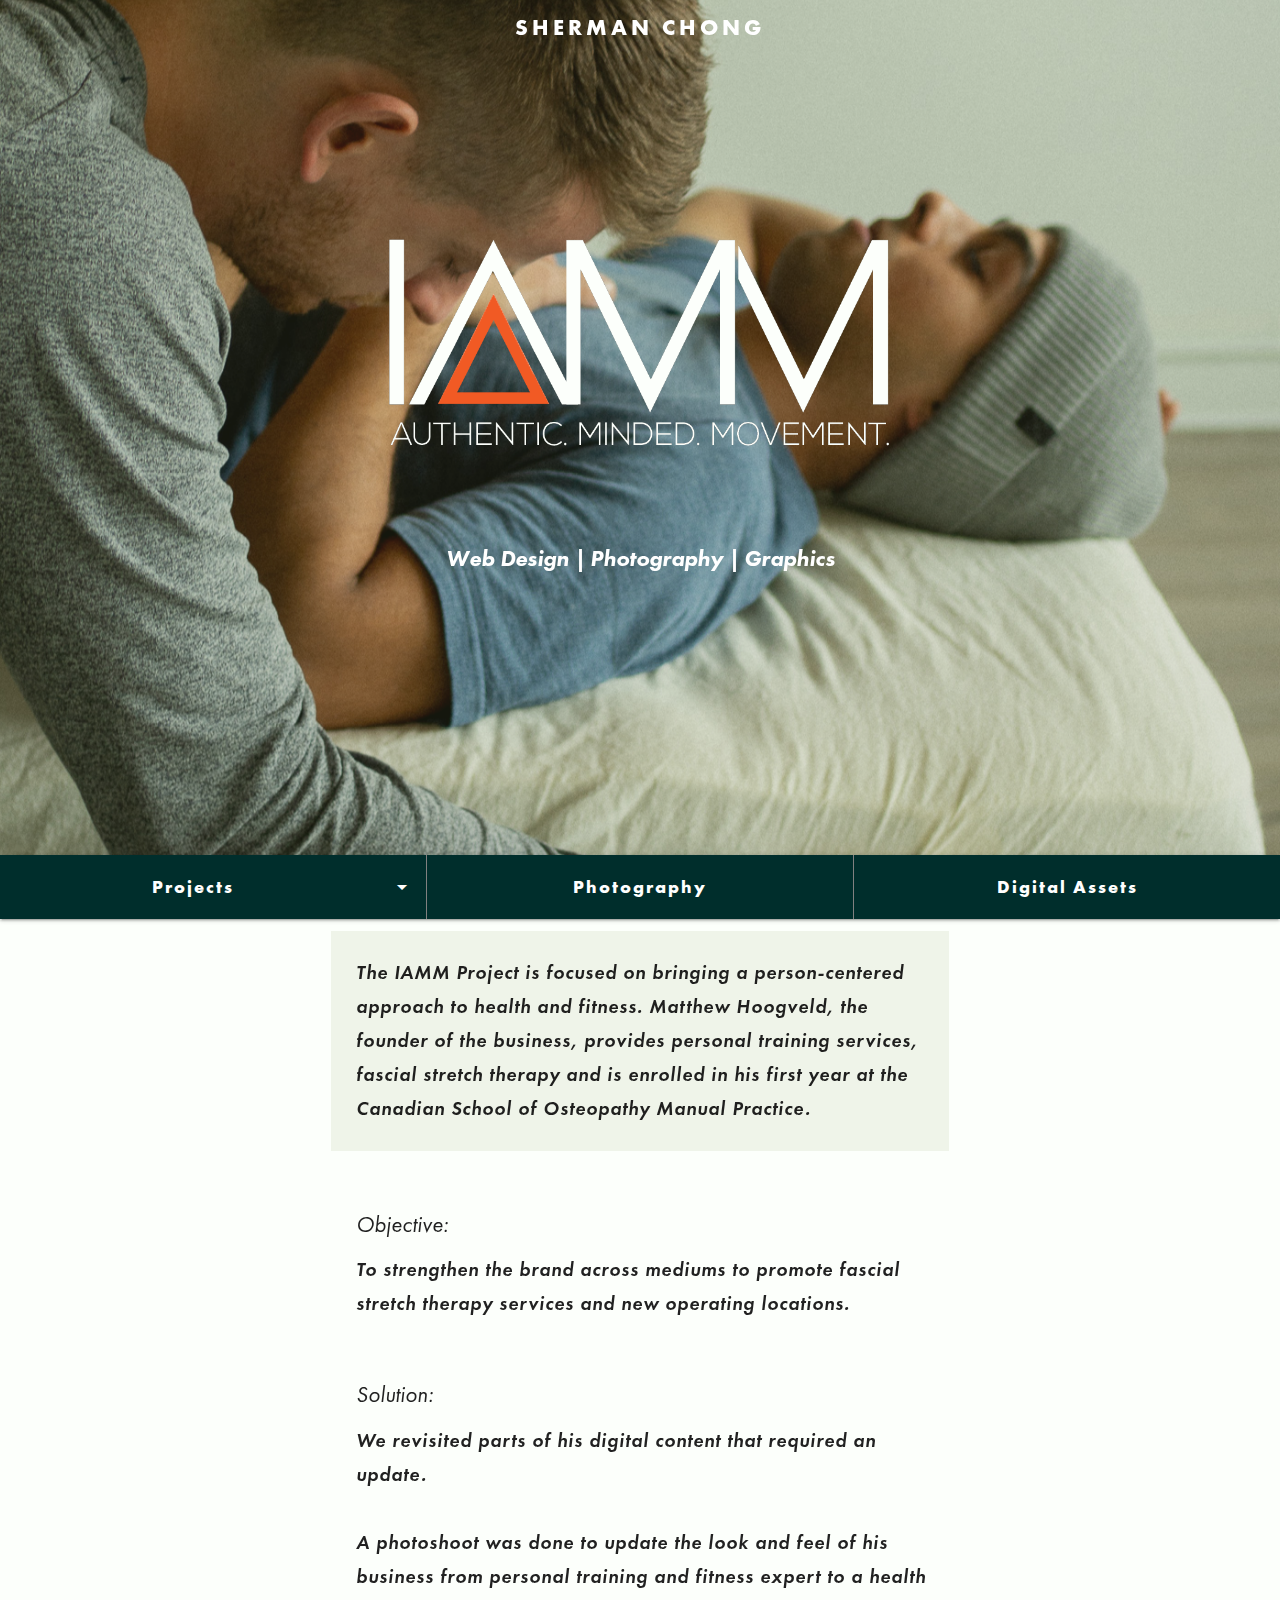
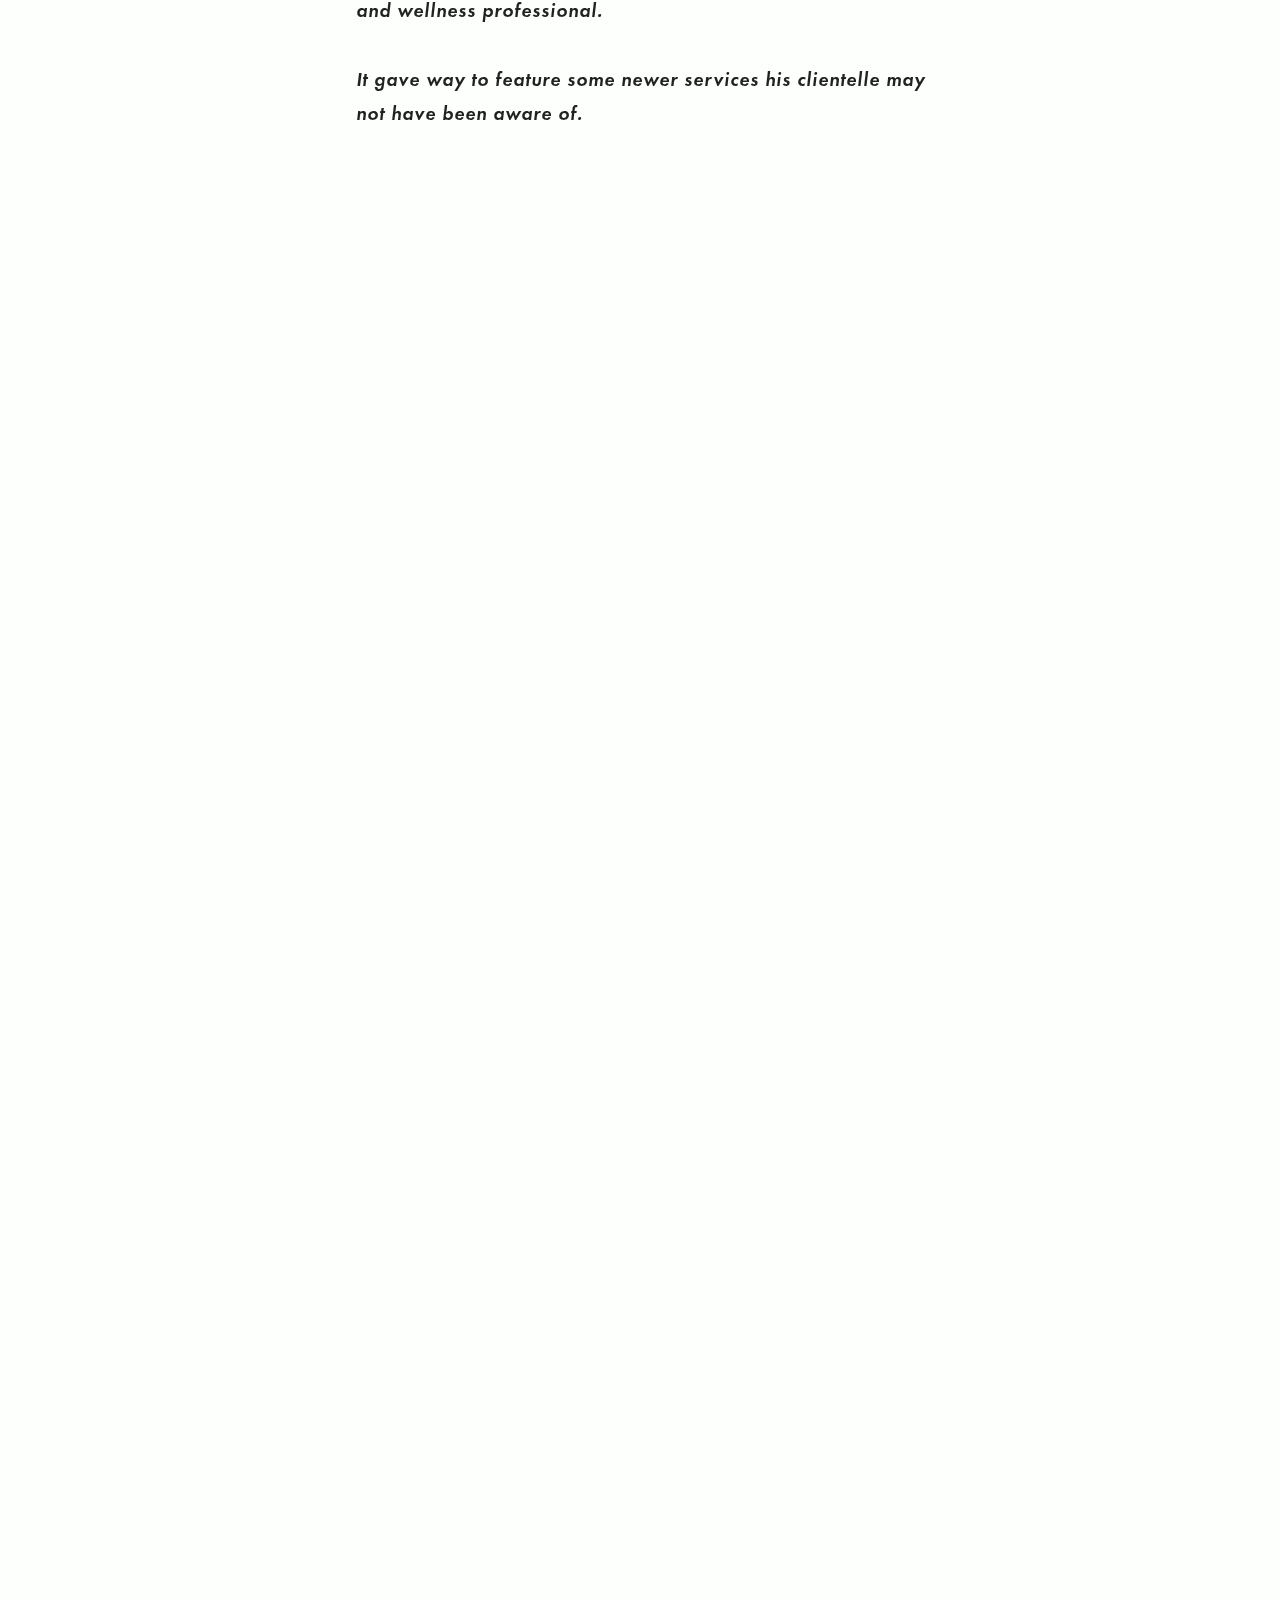
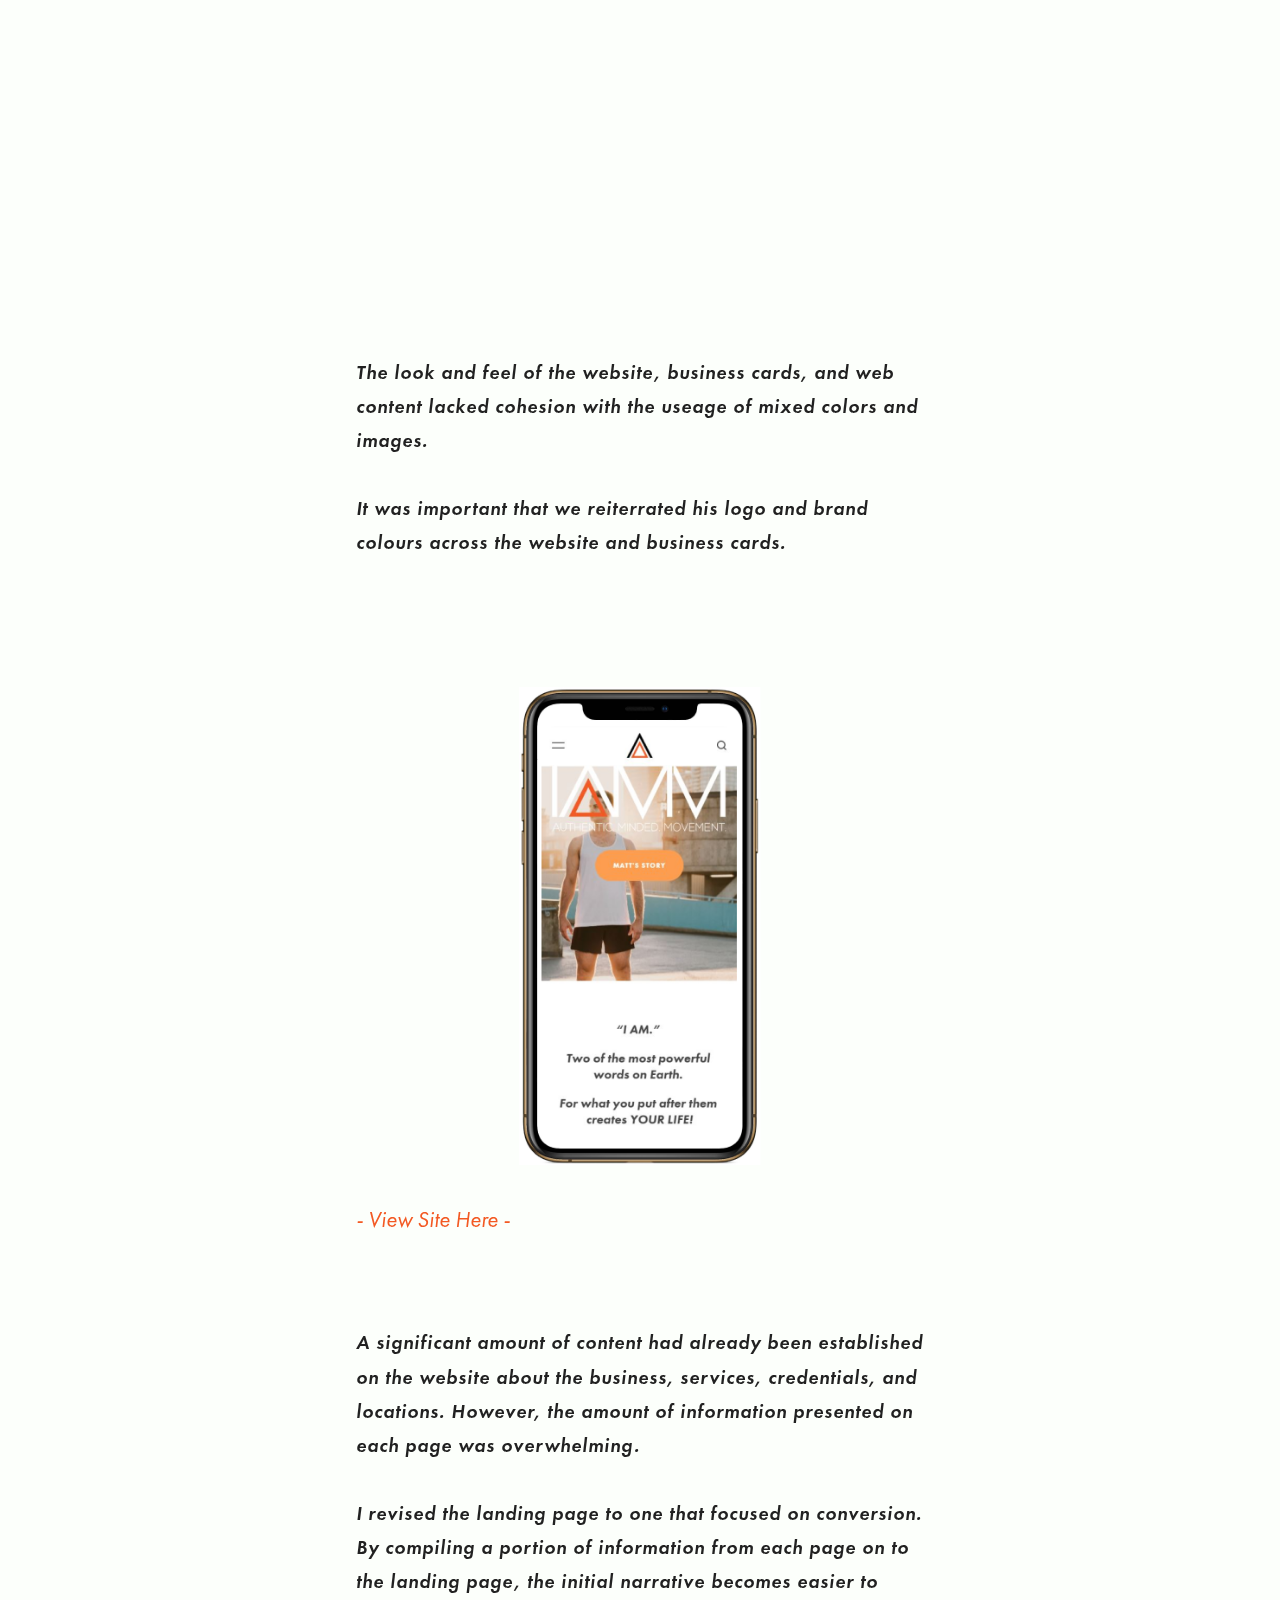
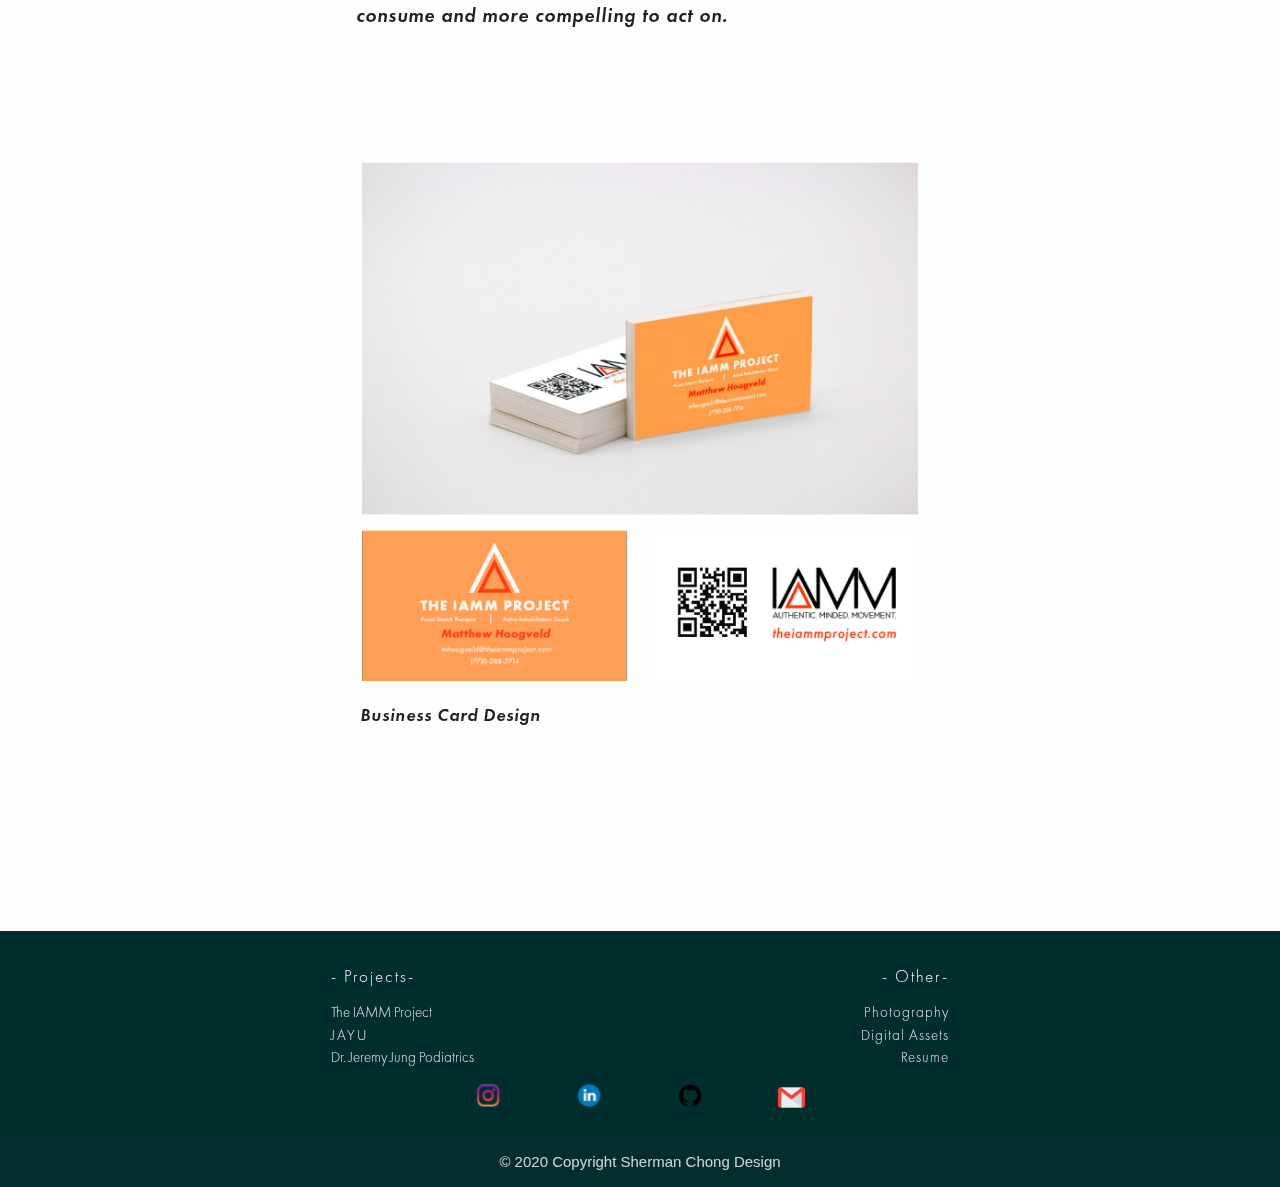
<file: iamm.html>
<!DOCTYPE html>
<html style="overflow-x: hidden;">

<head>
    <title>Sherman Chong Design</title>
    <!--Import Google Icon Font-->
    <link href="https://fonts.googleapis.com/icon?family=Material+Icons" rel="stylesheet">
    <!--Import materialize.css-->
    <link type="text/css" rel="stylesheet" href="css/materialize.min.css" media="screen,projection" />
    <link type="text/css" rel="stylesheet" href="css/fonts.css" media="screen,projection" />
    <link type="text/css" rel="stylesheet" href="css/custom.css" media="screen,projection" />
    <link href="https://fonts.googleapis.com/icon?family=Material+Icons" rel="stylesheet">
    <link href="https://unpkg.com/aos@2.3.1/dist/aos.css" rel="stylesheet">
    <link rel="icon" href="favicon.ico" type="image/gif" sizes="16x16">

    <!--Let browser know website is optimized for mobile-->
    <meta name="viewport" content="width=device-width, initial-scale=1.0" />
</head>

<body style="background-color: #FCFFFB; ">


    <main style="margin-bottom: 10vh; ">

        <div class="row valign-wrapper"
            style=" margin-top: 25px; margin-bottom:10px; padding:0px; position:absolute; top: 0px; width: 100vw; z-index: 2;">

        </div>


        <div class="row" style="margin-bottom: 0vh; padding: 0vh;">

            <div class="col s12 " style="padding:0px;">
                <div class="parallax-container ">

                    <div class="col s12 center-align " style="background-color: rgba(0,0,0,0%);   padding:0px;">
                        <a href="index.html" style="color: white;">
                            <h5 style="font-family: FuturaBold; font-size: 1.5em; letter-spacing: 4px;">SHERMAN CHONG
                            </h5>
                        </a>
                    </div>

                    <!--sideNav(Mobile)-->
                    <div class="col s3 center-align hide-on-large-only" style="padding: 15px;">
                        <ul id="slide-out" class="sidenav left-align">
                            <li>
                                <div class="user-view">

                                    <div class="background"
                                        style="background-image: url('images/gridBG.png'); background-size: cover;">

                                    </div>
                                    <a href="https://www.shermancdesign.com"><img src="icons/sherms.png"
                                            alt="Sherman Chong" style=" width: 50vw;" /></a>
                                    <a href="#name"><span class="black-text name"
                                            style="font-family: FuturaBold; letter-spacing: 1px;">SHERMAN
                                            CHONG</span></a>
                                    <a href="mailTo:sherman.cm.chong@gmail.com"><span class="black-text email"
                                            style="font-family:FuturaLight">sherman.cm.chong@gmail.com</span></a>

                                    <div class="row">
                                        <div class="col s3 center-align">
                                            <a href="https://www.instagram.com/sherms___/" target="_blank">
                                                <img src="icons/instagram.png" alt="Instagram" width="50%" />
                                            </a>
                                        </div>
                                        <div class="col s3 center-align">
                                            <a href="https://www.linkedin.com/in/shermanchongdesigns/" target="_blank">
                                                <img src="icons/linkedin.png" alt="LinkedIn" width="50%" />
                                            </a>
                                        </div>
                                        <div class="col s3 center-align">
                                            <a href="https://github.com/shermanchong" target="_blank">
                                                <img src="icons/github.png" alt="GitHub" width="50%" />
                                            </a>
                                        </div>
                                        <div class="col s3 center-align">
                                            <a href="mailTo:sherman.cm.chong@gmail.com" target="_blank">

                                                <img src="icons/gmail.png" alt="Gmail" width="50%" />
                                            </a>
                                        </div>
                                    </div>
                                </div>

                            </li>
                            <h6 class="black-text"
                                style="font-family: FuturaLight; letter-spacing: 2px; margin-left: 10px;">-
                                Projects - </h6>
                            <li><a href="iamm.html" class="navList"
                                    style="font-family: FuturaLight; letter-spacing: 2px;">The IAMM
                                    Project</a>
                            </li>
                            <li><a href="jayu.html" class="navList"
                                    style="font-family: FuturaLight; letter-spacing: 2px;">JAYU</a></li>
                            <li><a href="jung.html" class="navList"
                                    style="font-family: FuturaLight; letter-spacing: 2px;">Dr. Jeremy
                                    Jung
                                    Podiatrics</a></li>
                            <li>
                                <div class="divider"></div>
                            </li>
                            <h6 class="black-text"
                                style="font-family: FuturaLight; letter-spacing: 2px; margin-left: 10px;">-
                                Others - </h6>
                            <li><a href="photo.html" class="navList"
                                    style="font-family: FuturaLight; letter-spacing: 2px;">Photography</a>
                            </li>
                            <li><a href="digital.html" class="navList"
                                    style="font-family: FuturaLight; letter-spacing: 2px;">Digital Assets</a>
                            </li>
                            <li><a href="Sherman'sResume2020.pdf" download
                                    style="font-family: FuturaLight; letter-spacing: 2px;">Resume</a></li>
                        </ul>
                        <a href="#" data-target="slide-out" class="sidenav-trigger"><i class="material-icons"
                                style="color:white">menu</i></a>
                    </div>




                    <div class="row" style="margin: auto; width:100%; height: 100%; padding-top: 20vh;">

                        <div data-aos="fade-up" data-aos-duration="1500"
                            class="col s12 center-align hide-on-large-only">
                            <img src="icons/IAMMLogo.png" alt="The IAMM Project"
                                style="width: 70%; margin-bottom: 20px;">
                        </div>
                        <div data-aos="fade-up" data-aos-duration="1500"
                            class="col s12 center-align hide-on-med-and-down">
                            <img src="icons/IAMMLogo.png" alt="The IAMM Project"
                                style="width: 40%; margin-bottom: 20px;">
                        </div>

                        <div data-aos="fade-up" data-aos-duration="2500" class="col s12 center-align">
                            <h7 style="color: white; font-family: FuturaHeavyOblique; font-size: 150%;">Web Design |
                                Photography |
                                Graphics</h7>
                        </div>
                    </div>



                    <div class="parallax">

                        <div class="row valign-wrapper"
                            style="height:100%; padding-left: 5vw; background-color: rgb(100,112,66,20%);">
                            <div class="col s12 "
                                style="z-index: 1; font-family: FuturaHeavyOblique; color: #FCFFFB; margin-bottom: 10%; ">



                            </div>
                        </div>

                        <img src="images/IAMM.jpg" alt="Web Design" width="110%" style="z-index: -3;" />
                    </div>
                </div>

            </div>
        </div>

        <!--Nav Desktop-->

        <nav class="hide-on-med-and-down " id="navbar">
            <div class="navi  row nav-wrapper ">

                <!-- Dropdown Trigger -->
                <a class="dropdown-trigger col s4 center-align" href="#!" data-target="dropdown1"
                    style="font-family: FuturaBold; font-size: 120%; letter-spacing: 2px; color:white; border-right: 0.1px solid grey;">Projects<i
                        class="material-icons right">arrow_drop_down</i></a>
                <a class=" col s4 center-align" href="photo.html"
                    style="font-family: FuturaBold; font-size: 120%; letter-spacing: 2px; color:White;">Photography</a>
                <a class=" col s4 center-align" href="digital.html"
                    style="font-family: FuturaBold; font-size: 120%; letter-spacing: 2px; color:white; border-left: 0.1px solid grey;">Digital
                    Assets</a>


            </div>
        </nav>

        <ul id="dropdown1" class="dropdown-content">
            <li><a class="navLi" href="iamm.html"
                    style="font-family: FuturaBold; font-size: 120%; letter-spacing: 2px; color:black;">The IAMM
                    Project</a></li>
            <li class="divider"></li>
            <li><a class="navLi" href="jayu.html"
                    style="font-family: FuturaBold; font-size: 120%; letter-spacing: 2px; color:black;">JAYU</a></li>
            <li class="divider"></li>
            <li><a class="navLi" href="jung.html"
                    style="font-family: FuturaBold; font-size: 120%; letter-spacing: 2px; color:black;">Dr. Jeremy Jung
                    Podiatrics</a></li>
        </ul>

        <!--Intro-->
        <div class="row">
            <div class="col s12  offset-m2 m8 offset-l3 l6" style="margin-bottom: 50px;">
                <h6
                    style="font-family: FuturaDemiOblique; font-size: 130%; letter-spacing: 1px; line-height: 175%; padding: 25px; background-color:rgb(167,178,134, 15%);">
                    The IAMM Project is focused on bringing a person-centered approach to health and fitness.

                    Matthew Hoogveld, the founder of the business, provides personal training services, fascial stretch
                    therapy and is enrolled in his first year at the Canadian School of Osteopathy Manual Practice.</h6>
            </div>

            <div class="col s12 offset-m2 m8 offset-l3 l6">
                <h7 style="font-family: FuturaBookOblique; padding: 25px; font-size: 150%; ">Objective:</h7>
            </div>
            <div class="col s12 offset-m2 m8 offset-l3 l6" style="margin-bottom: 50px;">
                <h6
                    style="font-family: FuturaDemiOblique; font-size: 130%; letter-spacing: 1px; line-height: 175%; padding-left: 25px; padding-right: 10px;">
                    To strengthen the brand across mediums to promote fascial stretch therapy services and new operating
                    locations. </h6>
            </div>
            <div class="col s12 offset-m2 m8 offset-l3 l6">
                <h7 style="font-family: FuturaBookOblique; padding: 25px; font-size: 150%;">Solution:</h7>
            </div>
            <div class="col s12 offset-m2 m8 offset-l3 l6" style="margin-bottom: 50px;">
                <h6
                    style="font-family: FuturaDemiOblique; font-size: 130%; letter-spacing: 1px; line-height: 175%; padding-left: 25px; padding-right: 10px;">
                    We revisited parts of his digital content that required an update.
                    <br />
                    <br />
                    A photoshoot was done to update the look and feel of his business from personal training and fitness
                    expert to a health and wellness professional.
                    <br />
                    <br />
                    It gave way to feature some newer services his clientelle may not have been aware of.

                </h6>
            </div>
        </div>


        <div data-aos="fade-up" data-aos-duration="1500" class="row" style="margin-bottom: 50px;">
            <div class="col s12" style="padding: 0px; ">
                <img src="images/iammCollage.png" alt="Fascial Stretch Therapy" style="padding: 0px;  width:100%">

            </div>

        </div>

        <div class="row">

            <div class="col s12 offset-m2 m8 offset-l3 l6" style="margin-bottom: 100px; ">
                <h6
                    style="font-family: FuturaDemiOblique; font-size: 130%; letter-spacing: 1px; line-height: 175%; padding-left: 25px; padding-right: 10px; ">

                    The look and feel of the website, business cards, and web content lacked cohesion with the useage of
                    mixed colors and images.
                    <br />
                    <br />
                    It was important that we reiterrated his logo and brand colours across the website and business
                    cards.

                </h6>
            </div>
        </div>


        <div class="row" style="margin-bottom: 0px;">
            <div class="col s12 offset-m2 m8 offset-l4 l4 center-align">
                <img src="images/iammsite1.png" alt="Website Mockup" style=" width:60%;">

            </div>

        </div>

        <div class="row" style="margin-bottom: 50px;">
            <div class="col s12 offset-m2 m8 offset-l3 l6">
                <a id="iammLink" style="color: #F35923;" target="_blank" href="https://www.theiammproject.com/">
                    <h6 style="font-family: FuturaBookOblique; padding: 25px; font-size: 150%;">- View Site Here -</h6>
                </a>
            </div>
        </div>

        <div class="row">

            <div class="col s12 offset-m2 m8 offset-l3 l6" style="margin-bottom: 100px;">
                <h6
                    style="font-family: FuturaDemiOblique; font-size: 130%; letter-spacing: 1px; line-height: 175%; padding-left: 25px; padding-right: 10px;">

                    A significant amount of content had already been established on the website about the business,
                    services, credentials, and locations. However, the amount of information presented on each page was
                    overwhelming.
                    <br />
                    <br />
                    I revised the landing page to one that focused on conversion.
                    By compiling a portion of information from each page on to the landing page, the initial narrative
                    becomes easier to consume and more compelling to act on.
                </h6>
            </div>
        </div>


        <div class="row" style="margin-bottom: 100px;">
            <div class="col s12 offset-m2 m8 offset-l3 l6 center-align">
                <img src="images/iammCards.png" alt="Business Card Mockups" style=" width: 90%;">
            </div>

            <div class="col s12 offset-m2 m8 offset-l3 l6" style="margin-bottom: 75px; padding-left:40px;">
                <h6
                    style="font-family: FuturaDemiOblique; font-size: 120%; letter-spacing: 1px; line-height: 175%;  margin-bottom: 25px;">
                    Business Card Design</h6>
            </div>

        </div>

    </main>



    <!--Footer-->
    <footer class="page-footer foot">
        <div style="padding-top: 25px;">
            <div class="row">

                <div class="col offset-s1 s5 offset-l3 l3 left-align">
                    <h6 class="white-text" style="font-family: FuturaLight; letter-spacing: 2px;">- Projects-
                    </h6>

                    <ul>
                        <li><a class="grey-text text-lighten-3" href="iamm.html" style="font-family: FuturaLight; ">The
                                IAMM
                                Project</a></li>
                        <li><a class="grey-text text-lighten-3" href="jayu.html"
                                style="font-family: FuturaLight; letter-spacing: 2px;">JAYU</a></li>
                        <li><a class="grey-text text-lighten-3" href="jung.html" style="font-family: FuturaLight; ">Dr.
                                Jeremy
                                Jung Podiatrics</a>
                        </li>

                    </ul>
                </div>
                <div class="col s5 l3 right-align">
                    <h6 class="white-text" style="font-family: FuturaLight; letter-spacing: 2px;">- Other- </h6>
                    <ul>
                        <li><a class="grey-text text-lighten-3" href="photo.html"
                                style="font-family: FuturaLight; letter-spacing: 1px;">Photography</a></li>
                        <li><a class="grey-text text-lighten-3" href="digital.html"
                                style="font-family: FuturaLight; letter-spacing: 1px;">Digital Assets</a></li>
                        <li><a class="grey-text text-lighten-3" href="Sherman'sResume2020.pdf" download
                                style="font-family: FuturaLight; letter-spacing: 1px;">Resume</a></li>


                    </ul>

                </div>
                <div class="col s12 offset-m4 m4 center-align">
                    <div class="col s3">
                        <a href="https://www.instagram.com/sherms___/" target="_blank">
                            <img src="icons/instagram.svg" alt="Instagram" />
                        </a>
                    </div>
                    <div class="col s3">
                        <a href="https://www.linkedin.com/in/shermanchongdesigns/" target="_blank">
                            <img src="icons/linkedin.svg" alt="LinkedIn" />
                        </a>
                    </div>
                    <div class="col s3">
                        <a href="https://github.com/shermanchong" target="_blank">
                            <img src="icons/github.svg" alt="GitHub" />
                        </a>
                    </div>
                    <div class="col s3">
                        <a href="mailTo:sherman.cm.chong@gmail.com" target="_blank">

                            <img src="icons/gmail.svg" alt="Gmail" />
                        </a>
                    </div>
                </div>
            </div>
        </div>
        <div class="footer-copyright">
            <div class="container center-align">
                © 2020 Copyright Sherman Chong Design

            </div>
        </div>
    </footer>

    <!--Import Jquery-->
    <script type="text/javascript" src="https://code.jquery.com/jquery-2.1.1.min.js"></script>

    <!--JavaScript at end of body for optimized loading-->
    <script src="https://unpkg.com/aos@2.3.1/dist/aos.js"></script>
    <script>
        AOS.init();
    </script>
    <script type="text/javascript" src="js/materialize.min.js"></script>
    <script type="text/javascript" src="js/custom.js"></script>
</body>

</html>
</file>
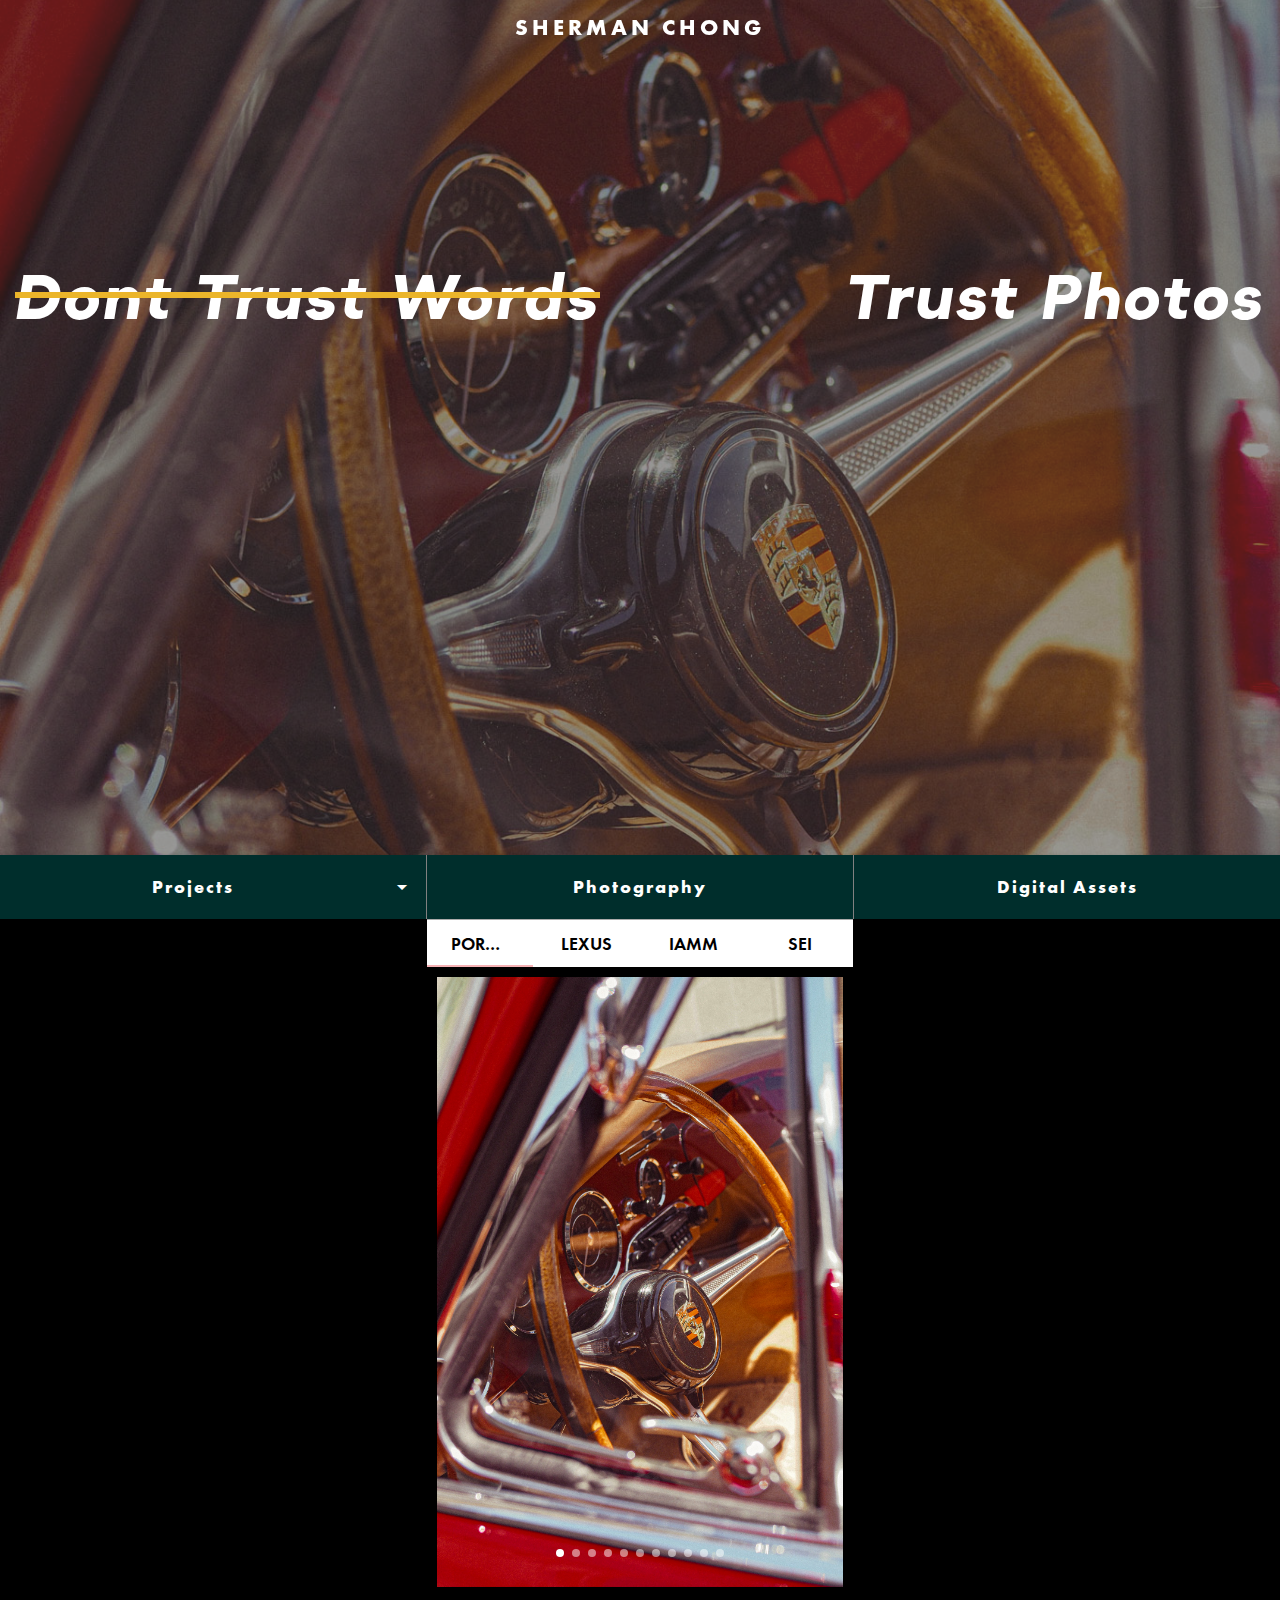
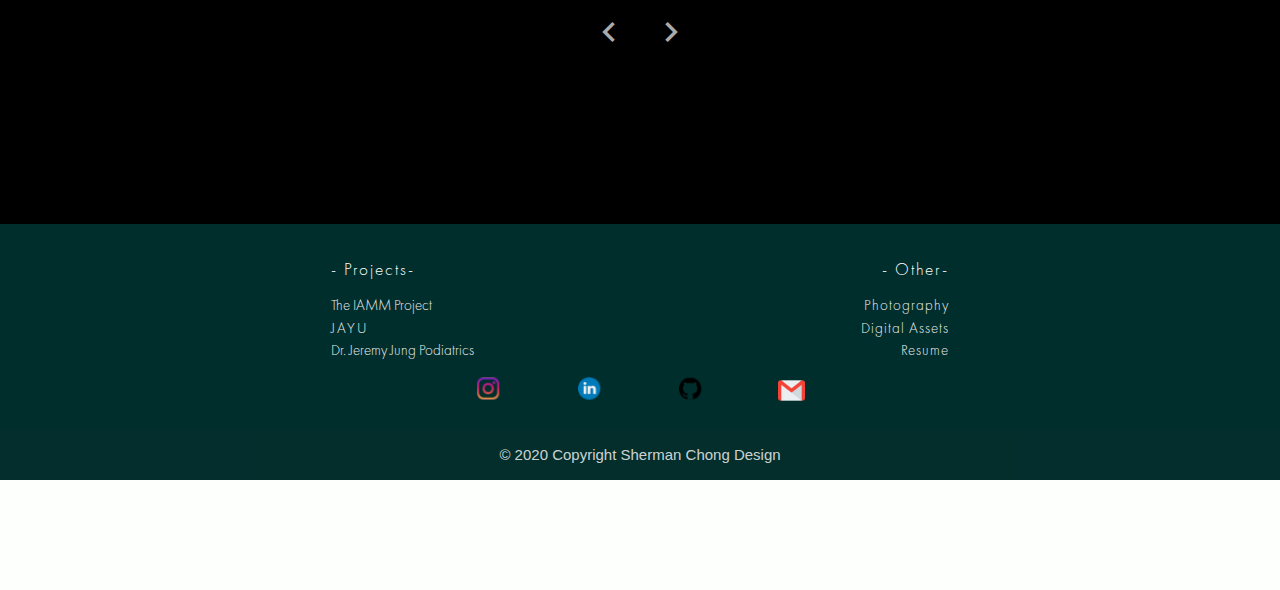
<file: photo.html>
<!DOCTYPE html>
<html style="overflow-x: hidden; width: 100vw;">

<head>
        <title>Sherman Chong Design</title>
        <!--Import Google Icon Font-->
        <link href="https://fonts.googleapis.com/icon?family=Material+Icons" rel="stylesheet">
        <!--Import materialize.css-->
        <link type="text/css" rel="stylesheet" href="css/materialize.min.css" media="screen,projection" />
        <link type="text/css" rel="stylesheet" href="css/fonts.css" media="screen,projection" />
        <link type="text/css" rel="stylesheet" href="css/custom.css" media="screen,projection" />
        <link href="https://fonts.googleapis.com/icon?family=Material+Icons" rel="stylesheet">
        <link href="https://unpkg.com/aos@2.3.1/dist/aos.css" rel="stylesheet">
        <link rel="icon" href="favicon.ico" type="image/gif" sizes="16x16">

        <!--Let browser know website is optimized for mobile-->
        <meta name="viewport" content="width=device-width, initial-scale=1.0" />


</head>

<body style="background-color: #FCFFFB; ">


        <!--Hero-->
        <main>



                <div class="row valign-wrapper" style="margin-bottom: 0px;">

                        <div class="col s12" style="padding: 0; ">
                                <div class="parallax-container"
                                        style=" background-size: cover; background-color: rgb(50,50,50,50%);">

                                        <div class="col s12 center-align "
                                                style="background-color: rgba(0,0,0,0%);   padding:0px;">
                                                <a href="index.html" style="color: white;">
                                                        <h5
                                                                style="font-family: FuturaBold; font-size: 1.5em; letter-spacing: 4px;">
                                                                SHERMAN CHONG
                                                        </h5>
                                                </a>
                                        </div>

                                        <!--sideNav(Mobile)-->
                                        <div class="col s3 center-align hide-on-large-only" style="padding: 15px;">
                                                <ul id="slide-out" class="sidenav ">
                                                        <li>
                                                                <div class="user-view">

                                                                        <div class="background"
                                                                                style="background-image: url('images/gridBG.png'); background-size: cover;">

                                                                        </div>
                                                                        <a href="https://www.shermancdesign.com"><img
                                                                                        src="icons/sherms.png"
                                                                                        alt="Sherman Chong"
                                                                                        style=" width: 50vw;" /></a>
                                                                        <a href="#name"><span class="black-text name"
                                                                                        style="font-family: FuturaBold; letter-spacing: 1px;">SHERMAN
                                                                                        CHONG</span></a>
                                                                        <a href="mailTo:sherman.cm.chong@gmail.com"><span
                                                                                        class="black-text email"
                                                                                        style="font-family:FuturaLight">sherman.cm.chong@gmail.com</span></a>

                                                                        <div class="row">
                                                                                <div class="col s3 center-align">
                                                                                        <a href="https://www.instagram.com/sherms___/"
                                                                                                target="_blank">
                                                                                                <img src="icons/instagram.png"
                                                                                                        alt="Instagram"
                                                                                                        width="50%" />
                                                                                        </a>
                                                                                </div>
                                                                                <div class="col s3 center-align">
                                                                                        <a href="https://www.linkedin.com/in/shermanchongdesigns/"
                                                                                                target="_blank">
                                                                                                <img src="icons/linkedin.png"
                                                                                                        alt="LinkedIn"
                                                                                                        width="50%" />
                                                                                        </a>
                                                                                </div>
                                                                                <div class="col s3 center-align">
                                                                                        <a href="https://github.com/shermanchong"
                                                                                                target="_blank">
                                                                                                <img src="icons/github.png"
                                                                                                        alt="GitHub"
                                                                                                        width="50%" />
                                                                                        </a>
                                                                                </div>
                                                                                <div class="col s3 center-align">
                                                                                        <a href="mailTo:sherman.cm.chong@gmail.com"
                                                                                                target="_blank">

                                                                                                <img src="icons/gmail.png"
                                                                                                        alt="Gmail"
                                                                                                        width="50%" />
                                                                                        </a>
                                                                                </div>
                                                                        </div>
                                                                </div>

                                                        </li>
                                                        <h6 class="black-text"
                                                                style="font-family: FuturaLight; letter-spacing: 2px; margin-left: 10px;">
                                                                -
                                                                Projects - </h6>
                                                        <li><a href="iamm.html" class="navList"
                                                                        style="font-family: FuturaLight; letter-spacing: 2px;">The
                                                                        IAMM
                                                                        Project</a>
                                                        </li>
                                                        <li><a href="jayu.html" class="navList"
                                                                        style="font-family: FuturaLight; letter-spacing: 2px;">JAYU</a>
                                                        </li>
                                                        <li><a href="jung.html" class="navList"
                                                                        style="font-family: FuturaLight; letter-spacing: 2px;">Dr.
                                                                        Jeremy
                                                                        Jung
                                                                        Podiatrics</a></li>
                                                        <li>
                                                                <div class="divider"></div>
                                                        </li>
                                                        <h6 class="black-text"
                                                                style="font-family: FuturaLight; letter-spacing: 2px; margin-left: 10px;">
                                                                -
                                                                Others - </h6>
                                                        <li><a href="photo.html" class="navList"
                                                                        style="font-family: FuturaLight; letter-spacing: 2px;">Photography</a>
                                                        </li>
                                                        <li><a href="digital.html" class="navList"
                                                                        style="font-family: FuturaLight; letter-spacing: 2px;">Digital
                                                                        Assets</a>
                                                        </li>
                                                        <li><a href="Sherman'sResume2020.pdf" download
                                                                        style="font-family: FuturaLight; letter-spacing: 2px;">Resume</a>
                                                        </li>
                                                </ul>
                                                <a href="#" data-target="slide-out" class="sidenav-trigger"><i
                                                                class="material-icons" style="color:white">menu</i></a>
                                        </div>



                                        <div class="row " style="padding: 15px; margin-top: 25vh;">
                                                <div data-aos="fade-right" data-aos-duration="1500"
                                                        class="col s12 m6 left-align"
                                                        style="text-decoration: line-through; text-decoration-color: #EBB52A;">
                                                        <h4
                                                                style=" letter-spacing: 2px; font-size: 7vh; font-family: OktaNeue; color: white;">
                                                                Dont Trust Words</h4>
                                                </div>
                                                <div data-aos="fade-left" data-aos-duration="2500"
                                                        class="col s12 m6 right-align">
                                                        <h4
                                                                style=" letter-spacing: 2px; font-size: 7vh; font-family: OktaNeue; color: white;">
                                                                Trust Photos</h4>
                                                </div>
                                        </div>
                                        <div class="parallax">

                                                <img src="images/porsche/P6060727.jpg" alt="Porsche" width="100%"
                                                        style="z-index: -3;" />
                                        </div>
                                </div>

                        </div>
                </div>

                <!--Nav Desktop-->

                <nav class="hide-on-med-and-down " id="navbar">
                        <div class="navi  row nav-wrapper ">

                                <!-- Dropdown Trigger -->
                                <a class="dropdown-trigger col s4 center-align" href="#!" data-target="dropdown1"
                                        style="font-family: FuturaBold; font-size: 120%; letter-spacing: 2px; color:white; border-right: 0.1px solid grey;">Projects<i
                                                class="material-icons right">arrow_drop_down</i></a>
                                <a class=" col s4 center-align" href="photo.html"
                                        style="font-family: FuturaBold; font-size: 120%; letter-spacing: 2px; color:White;">Photography</a>
                                <a class=" col s4 center-align" href="digital.html"
                                        style="font-family: FuturaBold; font-size: 120%; letter-spacing: 2px; color:white; border-left: 0.1px solid grey;">Digital
                                        Assets</a>


                        </div>
                </nav>

                <ul id="dropdown1" class="dropdown-content">
                        <li><a class="navLi" href="iamm.html"
                                        style="font-family: FuturaBold; font-size: 120%; letter-spacing: 2px; color:black;">The
                                        IAMM
                                        Project</a></li>
                        <li class="divider"></li>
                        <li><a class="navLi" href="jayu.html"
                                        style="font-family: FuturaBold; font-size: 120%; letter-spacing: 2px; color:black;">JAYU</a>
                        </li>
                        <li class="divider"></li>
                        <li><a class="navLi" href="jung.html"
                                        style="font-family: FuturaBold; font-size: 120%; letter-spacing: 2px; color:black;">Dr.
                                        Jeremy
                                        Jung
                                        Podiatrics</a></li>
                </ul>


                <!--Photos-->

                <div class="row center-align "
                        style="padding: 0;padding-bottom: 15vh; margin-bottom: 0; background-color: black;">
                        <div class="col s12 offset-m3 m6 offset-l4 l4 center-align" style="padding: 0; ">

                                <div class="row" style="padding: 0; margin: 0;">
                                        <div class="col s12" style="padding: 0; margin: 0;">


                                                <ul class="tabs"
                                                        style="padding: 0; margin: 0; border-top: 0.1px solid #ABABAB;">
                                                        <li class="tab col s3"><a class="active" href="#test1"
                                                                        style="font-family: FuturaDemi; font-size: 120%; letter-spacing: 0px; color:black;">PORSCHE</a>
                                                        </li>
                                                        <li class="tab col s3"><a class="active" href="#test2"
                                                                        style="font-family: FuturaDemi; font-size: 120%; letter-spacing: 0px; color:black;">LEXUS</a>
                                                        </li>
                                                        <li class="tab col s3 "><a href="#test3"
                                                                        style="font-family: FuturaDemi; font-size: 120%; letter-spacing: 0px; color:black;">IAMM</a>
                                                        </li>
                                                        <li class="tab col s3"><a href="#test4"
                                                                        style="font-family: FuturaDemi; font-size: 120%; letter-spacing: 0px; color:black;">SEI</a>
                                                        </li>
                                                </ul>
                                        </div>


                                        <!--Porsche-->
                                        <div id="test1" class="col s12 " style="padding: 10px; margin: 0; ">
                                                <div class="porSli carousel carousel-slider center-align"
                                                        style=" height: 80vh; background-color: black; ">



                                                        <a class="carousel-item center" href="#four!"><img
                                                                        class="materialboxed"
                                                                        src="images/porsche/P6060727.jpg"
                                                                        style=" height: auto; width: 100%; margin: auto;"></a>
                                                        <a class="carousel-item center" href="#four!"><img
                                                                        class="materialboxed"
                                                                        src="images/porsche/P6060731.jpg"
                                                                        style=" height: auto; width: 100%; margin: auto;"></a>
                                                        <a class="carousel-item center" href="#four!"><img
                                                                        class="materialboxed"
                                                                        src="images/porsche/P6060718.jpg"
                                                                        style="height: auto; width: 100%; margin: auto; "></a>
                                                        <a class="carousel-item center" href="#four!"><img
                                                                        class="materialboxed"
                                                                        src="images/porsche/P6060732.jpg"
                                                                        style="height: auto; width: 100%; margin: auto;"></a>
                                                        <a class="carousel-item center" href="#four!"><img
                                                                        class="materialboxed"
                                                                        src="images/porsche/P6060715.jpg"
                                                                        style=" height: auto; width: 100%; margin: auto;"></a>
                                                        <a class="carousel-item center" href="#four!"><img
                                                                        class="materialboxed"
                                                                        src="images/porsche/P6060710.jpg"
                                                                        style="height: auto; width: 100%; margin: auto;"></a>
                                                        <a class="carousel-item center" href="#two!"><img
                                                                        class="materialboxed"
                                                                        src="images/porsche/P6060699.jpg"
                                                                        style="height: auto; width: 100%; margin: auto;"></a>
                                                        <a class="carousel-item center" href="#four!"><img
                                                                        class="materialboxed"
                                                                        src="images/porsche/P6060703.jpg"
                                                                        style="height: auto; width: 100%; margin: auto;"></a>
                                                        <a class="carousel-item valign-wrapper" href="#one!"><img
                                                                        class="materialboxed"
                                                                        src="images/porsche/P6060697.jpg"
                                                                        style="height: auto; width: 100%; margin: auto;"></a>
                                                        <a class="carousel-item valign-wrapper" href="#three!"><img
                                                                        src="images/porsche/P6060722.jpg"
                                                                        style="height: auto; width: 100%;"></a>

                                                        <a class="carousel-item valign-wrapper" href="#five!"><img
                                                                        src="images/porsche/P6060704.jpg"
                                                                        style="height: auto; width: 100%;"></a>


                                                </div>
                                                <div class="row buttons hide-on-med-and-down" style="margin-top: 25px;">
                                                        <div class="col s6 butL right-align" onclick="nextPor()">
                                                                <i class="material-icons chev"
                                                                        style="font-size: 40px; color:#ABABAB;">chevron_left</i>
                                                        </div>
                                                        <div class="col s6 butR left-align" onclick="prevPor()">
                                                                <i class="material-icons small chev"
                                                                        style="font-size: 40px; color:#ABABAB;">chevron_right</i>
                                                        </div>

                                                </div>
                                        </div>

                                        <!--Lexus-->
                                        <div id="test2" class="col s12" style="padding: 10px; margin: 0;">
                                                <div class="lexSli carousel carousel-slider center-align"
                                                        style=" height: 80vh; margin-top: 10vh; ">
                                                        <a class="carousel-item center" href="#four!"><img
                                                                        class="materialboxed"
                                                                        src="images/lexus/P1010139.jpg"
                                                                        style=" height: auto; width: 100%; margin: auto;"></a>
                                                        <a class="carousel-item center" href="#four!"><img
                                                                        class="materialboxed"
                                                                        src="images/lexus/P1010199-Edit.jpg"
                                                                        style=" height: auto; width: 100%; margin: auto;"></a>
                                                        <a class="carousel-item center" href="#four!"><img
                                                                        class="materialboxed"
                                                                        src="images/lexus/P1010253-Edit.jpg"
                                                                        style="height: auto; width: 100%; margin: auto; "></a>
                                                        <a class="carousel-item center" href="#four!"><img
                                                                        class="materialboxed"
                                                                        src="images/lexus/P1010819-Edit.jpg"
                                                                        style="height: auto; width: 100%; margin: auto;"></a>
                                                        <a class="carousel-item center" href="#four!"><img
                                                                        class="materialboxed"
                                                                        src="images/lexus/P1010993-Edit.jpg"
                                                                        style=" height: auto; width: 100%; margin: auto;"></a>
                                                        <a class="carousel-item center" href="#four!"><img
                                                                        class="materialboxed"
                                                                        src="images/lexus/P1011068.jpg"
                                                                        style=" height: auto; width: 100%; margin: auto;"></a>
                                                        <a class="carousel-item center" href="#two!"><img
                                                                        class="materialboxed"
                                                                        src="images/lexus/P1011110.jpg"
                                                                        style="height: auto; width: 100%; margin: auto;"></a>
                                                        <a class="carousel-item center" href="#four!"><img
                                                                        class="materialboxed"
                                                                        src="images/lexus/P1010665.jpg"
                                                                        style="height: auto; width: 100%; margin: auto;"></a>
                                                        <a class="carousel-item center" href="#one!"><img
                                                                        class="materialboxed"
                                                                        src="images/lexus/P1011011-Edit.jpg"
                                                                        style="height: auto; width: 100%; margin: auto;"></a>
                                                        <a class="carousel-item center" href="#three!"><img
                                                                        class="materialboxed"
                                                                        src="images/lexus/P1010788-Edit.jpg"
                                                                        style="height: auto; width: 100%; margin: auto;"></a>

                                                        <a class="carousel-item center" href="#five!"><img
                                                                        class="materialboxed"
                                                                        src="images/lexus/P1010974.jpg"
                                                                        style="height: auto; width: 100%; margin: auto;"></a>

                                                </div>

                                                <div class="row buttons hide-on-med-and-down" style="margin-top: 25px;">
                                                        <div class="col s6 butL right-align" onclick="nextLex()">
                                                                <i class="material-icons chev"
                                                                        style="font-size: 40px; color:#ABABAB;">chevron_left</i>
                                                        </div>
                                                        <div class="col s6 butR left-align" onclick="prevLex()">
                                                                <i class="material-icons small chev"
                                                                        style="font-size: 40px; color:#ABABAB;">chevron_right</i>
                                                        </div>

                                                </div>
                                        </div>

                                        <!--IAMM-->

                                        <div id="test3" class="col s12" style="padding: 10px; margin: 0;">
                                                <div class="iamSli carousel carousel-slider center-align"
                                                        style=" height: 80vh; margin-top: 10vh; ">
                                                        <a class="carousel-item center" href="#four!"><img
                                                                        class="materialboxed"
                                                                        src="images/iamm/P1015694.jpg"
                                                                        style="height: auto; width: 100%; margin: auto;"></a>
                                                        <a class="carousel-item center" href="#four!"><img
                                                                        class="materialboxed"
                                                                        src="images/iamm/P1015751.jpg"
                                                                        style="height: auto; width: 100%; margin: auto;"></a>
                                                        <a class="carousel-item center" href="#four!"><img
                                                                        class="materialboxed"
                                                                        src="images/iamm/P1015802.jpg"
                                                                        style="height: auto; width: 100%; margin: auto; "></a>
                                                        <a class="carousel-item center" href="#four!"><img
                                                                        class="materialboxed"
                                                                        src="images/iamm/P1015782.jpg"
                                                                        style="height: auto; width: 100%; margin: auto;"></a>
                                                        <a class="carousel-item center" href="#four!"><img
                                                                        class="materialboxed"
                                                                        src="images/iamm/P1015733.jpg"
                                                                        style="height: auto; width: 100%; margin: auto;"></a>
                                                        <a class="carousel-item center" href="#four!"><img
                                                                        class="materialboxed"
                                                                        src="images/iamm/P1015746.jpg"
                                                                        style="height: auto; width: 100%; margin: auto;"></a>
                                                        <a class="carousel-item center" href="#two!"><img
                                                                        class="materialboxed"
                                                                        src="images/iamm/P1015855.jpg"
                                                                        style="height: auto; width: 100%; margin: auto;"></a>
                                                        <a class="carousel-item center" href="#four!"><img
                                                                        class="materialboxed"
                                                                        src="images/iamm/P1015920.jpg"
                                                                        style="height: auto; width: 100%; margin: auto;"></a>
                                                        <a class="carousel-item center" href="#one!"><img
                                                                        class="materialboxed"
                                                                        src="images/iamm/P1015929.jpg"
                                                                        style="height: auto; width: 100%; margin: auto;"></a>


                                                </div>

                                                <div class="row buttons hide-on-med-and-down" style="margin-top: 25px;">
                                                        <div class="col s6 butL right-align" onclick="nextIam()">
                                                                <i class="material-icons chev"
                                                                        style="font-size: 40px; color:#ABABAB;">chevron_left</i>
                                                        </div>
                                                        <div class="col s6 butR left-align" onclick="prevIam()">
                                                                <i class="material-icons small chev"
                                                                        style="font-size: 40px; color:#ABABAB;">chevron_right</i>
                                                        </div>

                                                </div>
                                        </div>

                                        <!--Start with the Basis-->
                                        <div id="test4" class="col s12" style="padding: 10px; margin: 0;">
                                                <div id="test4" class="col s12">
                                                        <div class="seiSli carousel carousel-slider center-align"
                                                                style=" height: 80vh; margin-top: 10vh; ">
                                                                <a class="carousel-item center" href="#four!"><img
                                                                                class="materialboxed"
                                                                                src="images/sei/P1011451-Edit.jpg"
                                                                                style=" height: auto; width: 100%; margin: auto;"></a>
                                                                <a class="carousel-item center" href="#four!"><img
                                                                                class="materialboxed"
                                                                                src="images/sei/P1011480.jpg"
                                                                                style=" height: auto; width: 100%; margin: auto;"></a>
                                                                <a class="carousel-item center" href="#four!"><img
                                                                                class="materialboxed"
                                                                                src="images/sei/P1015511.jpg"
                                                                                style="height: auto; width: 100%; margin: auto; "></a>
                                                                <a class="carousel-item center" href="#four!"><img
                                                                                class="materialboxed"
                                                                                src="images/sei/P1015559.jpg"
                                                                                style="height: auto; width: 100%; margin: auto;"></a>
                                                                <a class="carousel-item center" href="#four!"><img
                                                                                class="materialboxed"
                                                                                src="images/sei/P1015603.jpg"
                                                                                style="height: auto; width: 100%; margin: auto;"></a>
                                                                <a class="carousel-item center" href="#four!"><img
                                                                                class="materialboxed"
                                                                                src="images/sei/P1015663.jpg"
                                                                                style=" height: auto; width: 100%; margin: auto;"></a>
                                                                <a class="carousel-item center" href="#two!"><img
                                                                                class="materialboxed"
                                                                                src="images/sei/P1015513.jpg"
                                                                                style="height: auto; width: 100%; margin: auto;"></a>
                                                                <a class="carousel-item center" href="#four!"><img
                                                                                class="materialboxed"
                                                                                src="images/sei/P1015515.jpg"
                                                                                style="height: auto; width: 100%; margin: auto;"></a>
                                                                <a class="carousel-item center" href="#one!"><img
                                                                                class="materialboxed"
                                                                                src="images/sei/P1011463-Edit.jpg"
                                                                                style="height: auto; width: 100%; margin: auto;"></a>


                                                        </div>
                                                        <div class="row buttons hide-on-med-and-down"
                                                                style="margin-top: 25px;">
                                                                <div class="col s6 butL right-align"
                                                                        onclick="nextSei()">
                                                                        <i class="material-icons chev"
                                                                                style="font-size: 40px; color:#ABABAB;">chevron_left</i>
                                                                </div>
                                                                <div class="col s6 butR left-align" onclick="prevSei()">
                                                                        <i class="material-icons small chev"
                                                                                style="font-size: 40px; color:#ABABAB;">chevron_right</i>
                                                                </div>

                                                        </div>
                                                </div>
                                        </div>
                                </div>


                        </div>
                </div>

                <!--Footer-->
                <footer class="page-footer foot">
                        <div style="padding-top: 25px;">
                                <div class="row">

                                        <div class="col offset-s1 s5 offset-l3 l3 left-align">
                                                <h6 class="white-text"
                                                        style="font-family: FuturaLight; letter-spacing: 2px;">-
                                                        Projects-
                                                </h6>

                                                <ul>
                                                        <li><a class="grey-text text-lighten-3" href="iamm.html"
                                                                        style="font-family: FuturaLight; ">The IAMM
                                                                        Project</a></li>
                                                        <li><a class="grey-text text-lighten-3" href="jayu.html"
                                                                        style="font-family: FuturaLight; letter-spacing: 2px;">JAYU</a>
                                                        </li>
                                                        <li><a class="grey-text text-lighten-3" href="jung.html"
                                                                        style="font-family: FuturaLight; ">Dr. Jeremy
                                                                        Jung Podiatrics</a>
                                                        </li>

                                                </ul>
                                        </div>
                                        <div class="col s5 l3 right-align">
                                                <h6 class="white-text"
                                                        style="font-family: FuturaLight; letter-spacing: 2px;">- Other-
                                                </h6>
                                                <ul>
                                                        <li><a class="grey-text text-lighten-3" href="photo.html"
                                                                        style="font-family: FuturaLight; letter-spacing: 1px;">Photography</a>
                                                        </li>
                                                        <li><a class="grey-text text-lighten-3" href="digital.html"
                                                                        style="font-family: FuturaLight; letter-spacing: 1px;">Digital
                                                                        Assets</a></li>
                                                        <li><a class="grey-text text-lighten-3"
                                                                        href="Sherman'sResume2020.pdf" download
                                                                        style="font-family: FuturaLight; letter-spacing: 1px;">Resume</a>
                                                        </li>


                                                </ul>

                                        </div>
                                        <div class="col s12 offset-m4 m4 center-align">
                                                <div class="col s3">
                                                        <a href="https://www.instagram.com/sherms___/" target="_blank">
                                                                <img src="icons/instagram.svg" alt="Instagram" />
                                                        </a>
                                                </div>
                                                <div class="col s3">
                                                        <a href="https://www.linkedin.com/in/shermanchongdesigns/"
                                                                target="_blank">
                                                                <img src="icons/linkedin.svg" alt="LinkedIn" />
                                                        </a>
                                                </div>
                                                <div class="col s3">
                                                        <a href="https://github.com/shermanchong" target="_blank">
                                                                <img src="icons/github.svg" alt="GitHub" />
                                                        </a>
                                                </div>
                                                <div class="col s3">
                                                        <a href="mailTo:sherman.cm.chong@gmail.com" target="_blank">

                                                                <img src="icons/gmail.svg" alt="Gmail" />
                                                        </a>
                                                </div>
                                        </div>
                                </div>
                        </div>
                        <div class="footer-copyright">
                                <div class="container center-align">
                                        © 2020 Copyright Sherman Chong Design

                                </div>
                        </div>
                </footer>

                <!--Import Jquery-->
                <script type="text/javascript" src="https://code.jquery.com/jquery-2.1.1.min.js"></script>

                <!--JavaScript at end of body for optimized loading-->

                <script src="https://unpkg.com/aos@2.3.1/dist/aos.js"></script>
                <script>
                        AOS.init();
                </script>
                <script type="text/javascript" src="js/materialize.min.js"></script>
                <script type="text/javascript" src="js/photo.js"></script>


</body>

</html>
</file>
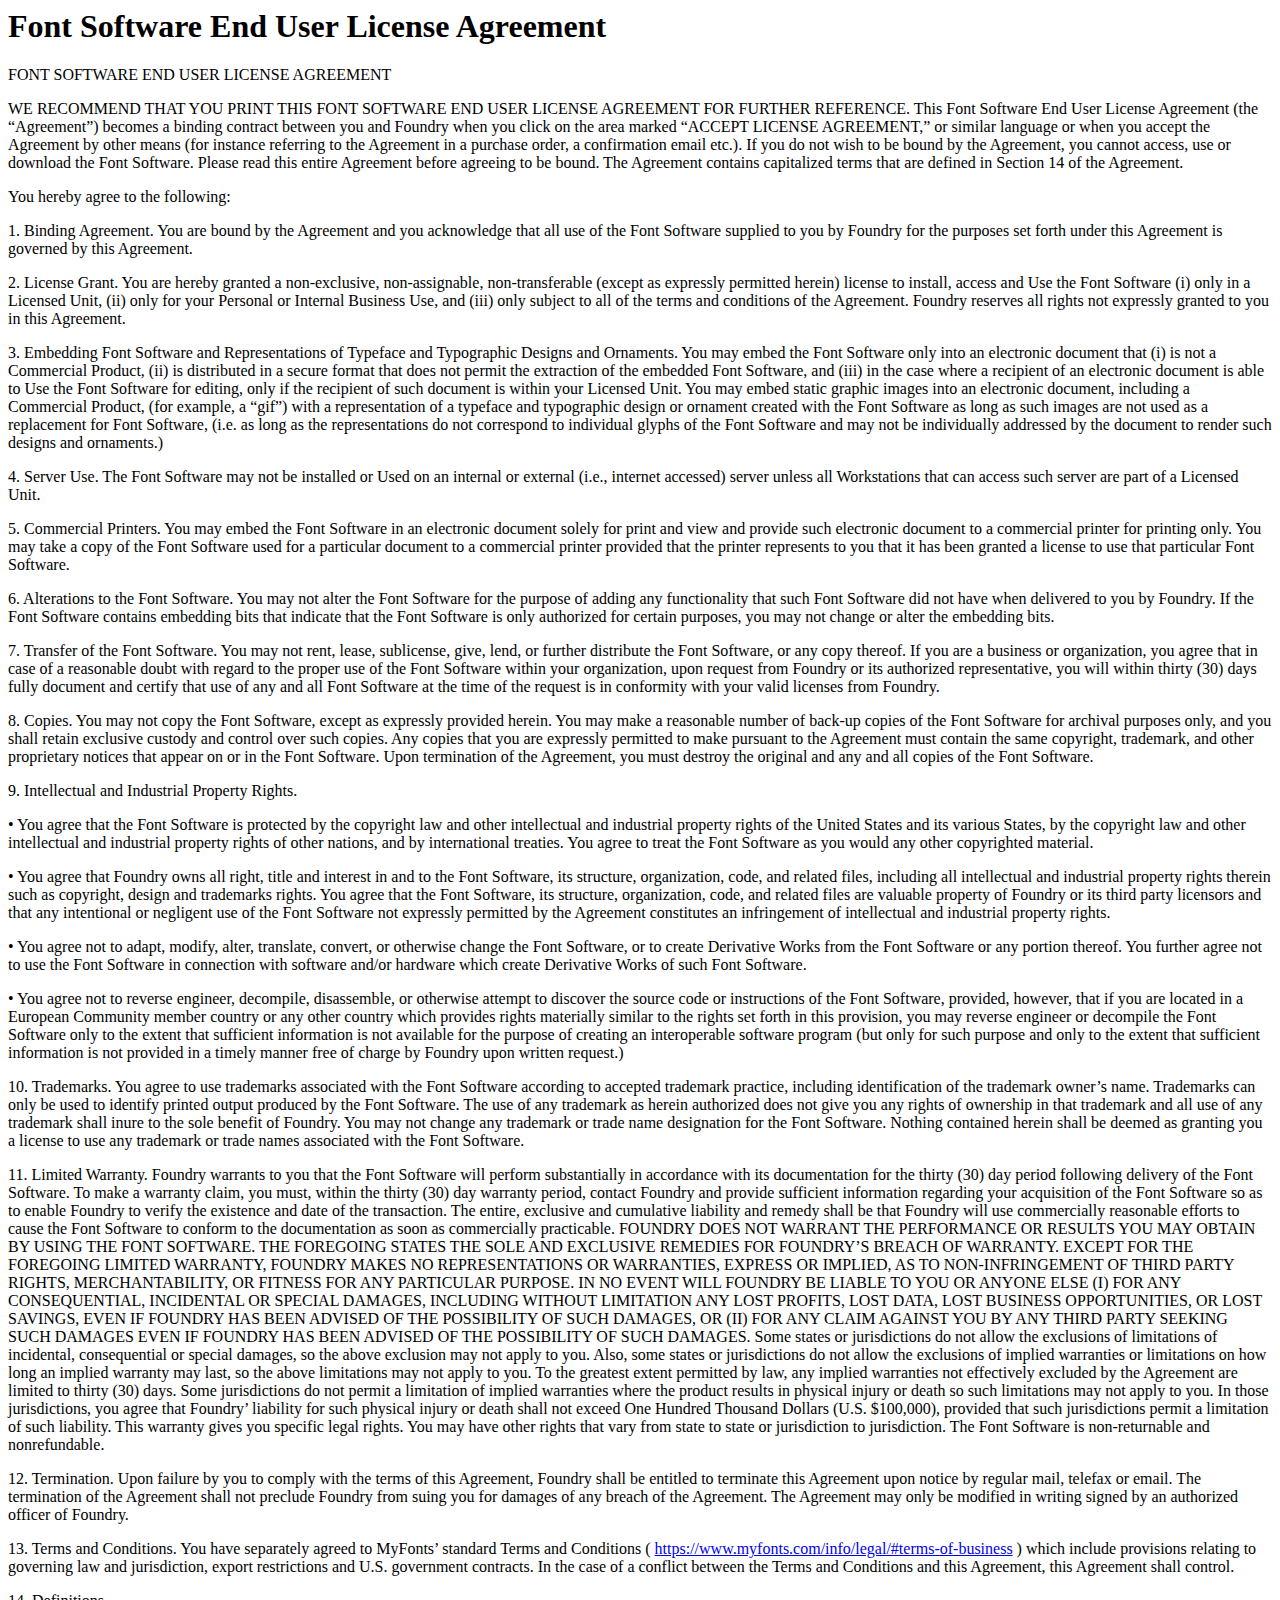
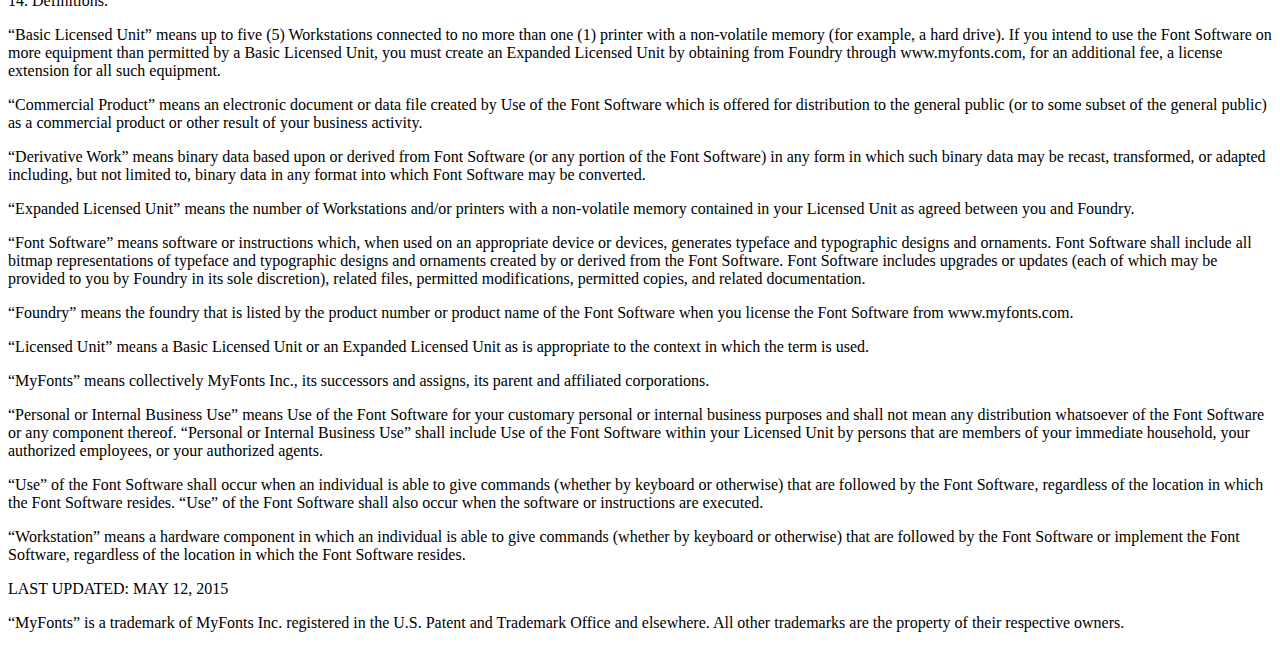
<file: fonts/OktaNeueBlackItalic/Licenses/Font Software End User License Agreement.html>
<html><head>
<title>Font Software End User License Agreement</title><meta http-equiv='Content-Type' content='text/html; charset=utf-8'>
</head>
<body>
<h1>Font Software End User License Agreement</h1><p>FONT SOFTWARE END USER LICENSE AGREEMENT</p>
<p>WE RECOMMEND THAT YOU PRINT THIS FONT SOFTWARE END USER LICENSE AGREEMENT FOR FURTHER REFERENCE.  This Font Software End User License Agreement (the “Agreement”) becomes a binding contract between you and Foundry when you click on the area marked “ACCEPT LICENSE AGREEMENT,” or similar language or when you accept the Agreement by other means (for instance referring to the Agreement in a purchase order, a confirmation email etc.).  If you do not wish to be bound by the Agreement, you cannot access, use or download the Font Software. Please read this entire Agreement before agreeing to be bound. The Agreement contains capitalized terms that are defined in Section 14 of the Agreement.</p>
<p>You hereby agree to the following: </p>
<p>1.	Binding Agreement. You are bound by the Agreement and you acknowledge that all use of the Font Software supplied to you by Foundry for the purposes set forth under this Agreement is governed by this Agreement.</p>
<p>2.	License Grant.  You are hereby granted a non-exclusive, non-assignable, non-transferable (except as expressly permitted herein) license to install, access and Use the Font Software (i) only in a Licensed Unit, (ii) only for your Personal or Internal Business Use, and (iii) only subject to all of the terms and conditions of the Agreement. Foundry reserves all rights not expressly granted to you in this Agreement.</p>
<p>3.	Embedding Font Software and Representations of Typeface and Typographic Designs and Ornaments.  You may embed the Font Software only into an electronic document that (i) is not a Commercial Product, (ii) is distributed in a secure format that does not permit the extraction of the embedded Font Software, and (iii) in the case where a recipient of an electronic document is able to Use the Font Software for editing, only if the recipient of such document is within your Licensed Unit. You may embed static graphic images into an electronic document, including a Commercial Product, (for example, a “gif”) with a representation of a typeface and typographic design or ornament created with the Font Software as long as such images are not used as a replacement for Font Software, (i.e. as long as the representations do not correspond to individual glyphs of the Font Software and may not be individually addressed by the document to render such designs and ornaments.)</p>
<p>4.	Server Use.  The Font Software may not be installed or Used on an internal or external (i.e., internet accessed) server unless all Workstations that can access such server are part of a Licensed Unit.  </p>
<p>5.	Commercial Printers.  You may embed the Font Software in an electronic document solely for print and view and provide such electronic document to a commercial printer for printing only.  You may take a copy of the Font Software used for a particular document to a commercial printer provided that the printer represents to you that it has been granted a license to use that particular Font Software.</p>
<p>6.	Alterations to the Font Software. You may not alter the Font Software for the purpose of adding any functionality that such Font Software did not have when delivered to you by Foundry. If the Font Software contains embedding bits that indicate that the Font Software is only authorized for certain purposes, you may not change or alter the embedding bits. </p>
<p>7.	Transfer of the Font Software. You may not rent, lease, sublicense, give, lend, or further distribute the Font Software, or any copy thereof. If you are a business or organization, you agree that in case of a reasonable doubt with regard to the proper use of the Font Software within your organization, upon request from Foundry or its authorized representative, you will within thirty (30) days fully document and certify that use of any and all Font Software at the time of the request is in conformity with your valid licenses from Foundry. </p>
<p>8.	Copies. You may not copy the Font Software, except as expressly provided herein. You may make a reasonable number of back-up copies of the Font Software for archival purposes only, and you shall retain exclusive custody and control over such copies. Any copies that you are expressly permitted to make pursuant to the Agreement must contain the same copyright, trademark, and other proprietary notices that appear on or in the Font Software. Upon termination of the Agreement, you must destroy the original and any and all copies of the Font Software. </p>
<p>9.	Intellectual and Industrial Property Rights. </p>
<p>•	You agree that the Font Software is protected by the copyright law and other intellectual and industrial property rights of the United States and its various States, by the copyright law and other intellectual and industrial property rights of other nations, and by international treaties. You agree to treat the Font Software as you would any other copyrighted material.</p>
<p>•	You agree that Foundry owns all right, title and interest in and to the Font Software, its structure, organization, code, and related files, including all intellectual and industrial property rights therein such as copyright, design and trademarks rights. You agree that the Font Software, its structure, organization, code, and related files are valuable property of Foundry or its third party licensors and that any intentional or negligent use of the Font Software not expressly permitted by the Agreement constitutes an infringement of intellectual and industrial property rights.</p>
<p>•	You agree not to adapt, modify, alter, translate, convert, or otherwise change the Font Software, or to create Derivative Works from the Font Software or any portion thereof. You further agree not to use the Font Software in connection with software and/or hardware which create Derivative Works of such Font Software.</p>
<p>•	You agree not to reverse engineer, decompile, disassemble, or otherwise attempt to discover the source code or instructions of the Font Software, provided, however, that if you are located in a European Community member country or any other country which provides rights materially similar to the rights set forth in this provision, you may reverse engineer or decompile the Font Software only to the extent that sufficient information is not available for the purpose of creating an interoperable software program (but only for such purpose and only to the extent that sufficient information is not provided in a timely manner free of charge by Foundry upon written request.) </p>
<p>10.	Trademarks. You agree to use trademarks associated with the Font Software according to accepted trademark practice, including identification of the trademark owner’s name. Trademarks can only be used to identify printed output produced by the Font Software. The use of any trademark as herein authorized does not give you any rights of ownership in that trademark and all use of any trademark shall inure to the sole benefit of Foundry. You may not change any trademark or trade name designation for the Font Software. Nothing contained herein shall be deemed as granting you a license to use any trademark or trade names associated with the Font Software. </p>
<p>11.	Limited Warranty. Foundry warrants to you that the Font Software will perform substantially in accordance with its documentation for the thirty (30) day period following delivery of the Font Software. To make a warranty claim, you must, within the thirty (30) day warranty period, contact Foundry and provide sufficient information regarding your acquisition of the Font Software so as to enable Foundry to verify the existence and date of the transaction. The entire, exclusive and cumulative liability and remedy shall be that Foundry will use commercially reasonable efforts to cause the Font Software to conform to the documentation as soon as commercially practicable.  FOUNDRY DOES NOT WARRANT THE PERFORMANCE OR RESULTS YOU MAY OBTAIN BY USING THE FONT SOFTWARE. THE FOREGOING STATES THE SOLE AND EXCLUSIVE REMEDIES FOR FOUNDRY’S BREACH OF WARRANTY. EXCEPT FOR THE FOREGOING LIMITED WARRANTY, FOUNDRY MAKES NO REPRESENTATIONS OR WARRANTIES, EXPRESS OR IMPLIED, AS TO NON-INFRINGEMENT OF THIRD PARTY RIGHTS, MERCHANTABILITY, OR FITNESS FOR ANY PARTICULAR PURPOSE. IN NO EVENT WILL FOUNDRY BE LIABLE TO YOU OR ANYONE ELSE (I) FOR ANY CONSEQUENTIAL, INCIDENTAL OR SPECIAL DAMAGES, INCLUDING WITHOUT LIMITATION ANY LOST PROFITS, LOST DATA, LOST BUSINESS OPPORTUNITIES, OR LOST SAVINGS, EVEN IF FOUNDRY HAS BEEN ADVISED OF THE POSSIBILITY OF SUCH DAMAGES, OR (II) FOR ANY CLAIM AGAINST YOU BY ANY THIRD PARTY SEEKING SUCH DAMAGES EVEN IF FOUNDRY HAS BEEN ADVISED OF THE POSSIBILITY OF SUCH DAMAGES. Some states or jurisdictions do not allow the exclusions of limitations of incidental, consequential or special damages, so the above exclusion may not apply to you. Also, some states or jurisdictions do not allow the exclusions of implied warranties or limitations on how long an implied warranty may last, so the above limitations may not apply to you. To the greatest extent permitted by law, any implied warranties not effectively excluded by the Agreement are limited to thirty (30) days. Some jurisdictions do not permit a limitation of implied warranties where the product results in physical injury or death so such limitations may not apply to you. In those jurisdictions, you agree that Foundry’ liability for such physical injury or death shall not exceed One Hundred Thousand Dollars (U.S. $100,000), provided that such jurisdictions permit a limitation of such liability. This warranty gives you specific legal rights. You may have other rights that vary from state to state or jurisdiction to jurisdiction. The Font Software is non-returnable and nonrefundable. </p>
<p>12.	Termination. Upon failure by you to comply with the terms of this Agreement, Foundry shall be entitled to terminate this Agreement upon notice by regular mail, telefax or email. The termination of the Agreement shall not preclude Foundry from suing you for damages of any breach of the Agreement. The Agreement may only be modified in writing signed by an authorized officer of Foundry. </p>
<p>13.	Terms and Conditions. You have separately agreed to MyFonts’ standard Terms and Conditions ( <a href="https://www.myfonts.com/info/legal/#terms-of-business">https://www.myfonts.com/info/legal/#terms-of-business</a> ) which include provisions relating to governing law and jurisdiction, export restrictions and U.S. government contracts.  In the case of a conflict between the Terms and Conditions and this Agreement, this Agreement shall control.</p>
<p>14.	Definitions.</p>
<p>“Basic Licensed Unit” means up to five (5) Workstations connected to no more than one (1) printer with a non-volatile memory (for example, a hard drive). If you intend to use the Font Software on more equipment than permitted by a Basic Licensed Unit, you must create an Expanded Licensed Unit by obtaining from Foundry through www.myfonts.com, for an additional fee, a license extension for all such equipment.</p>
<p>“Commercial Product” means an electronic document or data file created by Use of the Font Software which is offered for distribution to the general public (or to some subset of the general public) as a commercial product or other result of your business activity. </p>
<p>“Derivative Work” means binary data based upon or derived from Font Software (or any portion of the Font Software) in any form in which such binary data may be recast, transformed, or adapted including, but not limited to, binary data in any format into which Font Software may be converted. </p>
<p>“Expanded Licensed Unit” means the number of Workstations and/or printers with a non-volatile memory contained in your Licensed Unit as agreed between you and Foundry.</p>
<p>“Font Software” means software or instructions which, when used on an appropriate device or devices, generates typeface and typographic designs and ornaments. Font Software shall include all bitmap representations of typeface and typographic designs and ornaments created by or derived from the Font Software. Font Software includes upgrades or updates (each of which may be provided to you by Foundry in its sole discretion), related files, permitted modifications, permitted copies, and related documentation.</p>
<p>“Foundry” means the foundry that is listed by the product number or product name of the Font Software when you license the Font Software from www.myfonts.com.</p>
<p>“Licensed Unit” means a Basic Licensed Unit or an Expanded Licensed Unit as is appropriate to the context in which the term is used. </p>
<p>“MyFonts” means collectively MyFonts Inc., its successors and assigns, its parent and affiliated corporations. </p>
<p>“Personal or Internal Business Use” means Use of the Font Software for your customary personal or internal business purposes and shall not mean any distribution whatsoever of the Font Software or any component thereof. &#8220;Personal or Internal Business Use&#8221; shall include Use of the Font Software within your Licensed Unit by persons that are members of your immediate household, your authorized employees, or your authorized agents.</p>
<p>“Use” of the Font Software shall occur when an individual is able to give commands (whether by keyboard or otherwise) that are followed by the Font Software, regardless of the location in which the Font Software resides. “Use” of the Font Software shall also occur when the software or instructions are executed.</p>
<p>“Workstation” means a hardware component in which an individual is able to give commands (whether by keyboard or otherwise) that are followed by the Font Software or implement the Font Software, regardless of the location in which the Font Software resides. </p>
<p>LAST UPDATED:  MAY 12, 2015</p>
<p>“MyFonts” is a trademark of MyFonts Inc. registered in the U.S. Patent and Trademark Office and elsewhere. All other trademarks are the property of their respective owners.</p>
</body>
</html>
</file>
<file: css/fonts.css>
@font-face{

    font-family: "FuturaBold";
    src: url(../fonts/FuturaPT/FuturaPTBold.otf) format("opentype");
}

@font-face{

    font-family: "FuturaHeavy";
    src: url(../fonts/FuturaPT/FuturaPTHeavy.otf) format("opentype");
}


@font-face{

    font-family: "FuturaHeavyOblique";
    src: url(../fonts/FuturaPT/FuturaPTHeavyOblique.otf) format("opentype");
}


@font-face{

    font-family: "FuturaBookOblique";
    src: url(../fonts/FuturaPT/FuturaPTBookOblique.otf) format("opentype");
}

@font-face{

    font-family: "FuturaDemiOblique";
    src: url(../fonts/FuturaPT/FuturaPTDemiOblique.otf) format("opentype");
}

@font-face{

    font-family: "FuturaDemi";
    src: url(../fonts/FuturaPT/FuturaPTDemi.otf) format("opentype");
}


@font-face{

    font-family: "FuturaLight";
    src: url(../fonts/FuturaPT/FuturaPTLight.otf) format("opentype");
}

@font-face{

    font-family: "FrutigerBlk";
    src: url(../fonts/Frutiger/Frutiger\ LT\ 75\ Black.ttf) format("truetype");
}

@font-face{

    font-family: "OktaNeue";
    src: url(../fonts/OktaNeueBlackItalic/Groteskly\ Yours\ -\ Okta\ Neue\ Black\ Italic.otf) format("truetype");
}
</file>
<file: css/custom.css>
.buttons:hover{
    cursor: pointer;
}

.navi a:hover{
    background-color: #73A580;
}

.navi{
    background-color: #002E2C;
    margin-top: 0px;
}

.naviLi a:hover{
    background-color: #73A580;
}

.item {
    transition: all .8s;
}

.collapsible-body{
    height: 100vh;
}

.porsche img{
    height: auto;
    width: 100%;
}

#iammLink:hover h6{
    color: #FA9C5F;
}

.navList:hover{
    background-color: #FA9C5F;
}

#resume h4:hover {
    text-decoration: underline;
}

.foot{
    background-color: #002E2C; 
    padding-top: 0px; 
    margin-bottom: 0px;
}

.footTop{
    background-color: #136F63; 
    padding: 25px; 
    width: 100vw;  
}

.chev:hover{
    color: black;
}

.carousel-item{
    box-shadow: 5px 10px #888888;
}

.parallax-container{
    height: 95vh;
}


/*sticky navbar*/
.sticky {
    position: fixed;
    top: 0;
    width: 100%;
    z-index: 10;
    
  }


.stickyt{
    position: fixed;
    top: 0px;
    width: 100%;
    z-index: 10;
   
}
</file>
